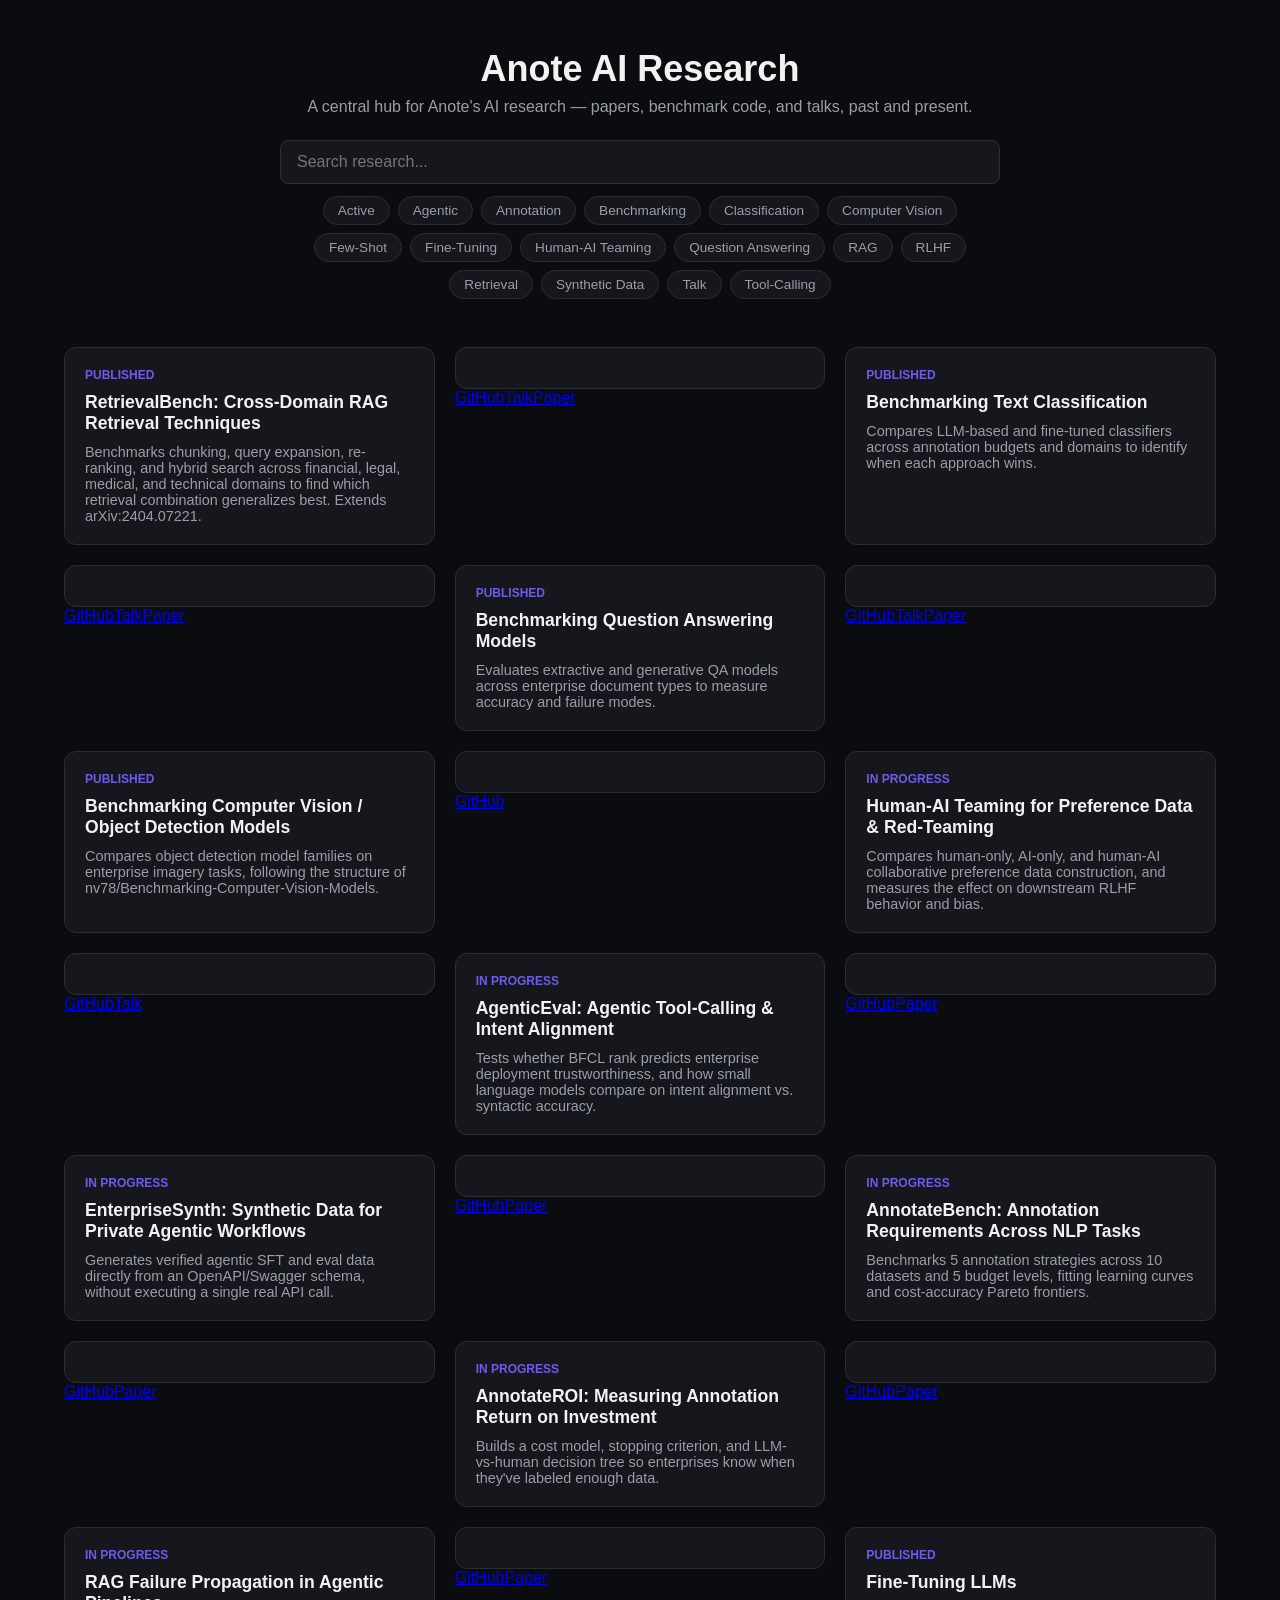
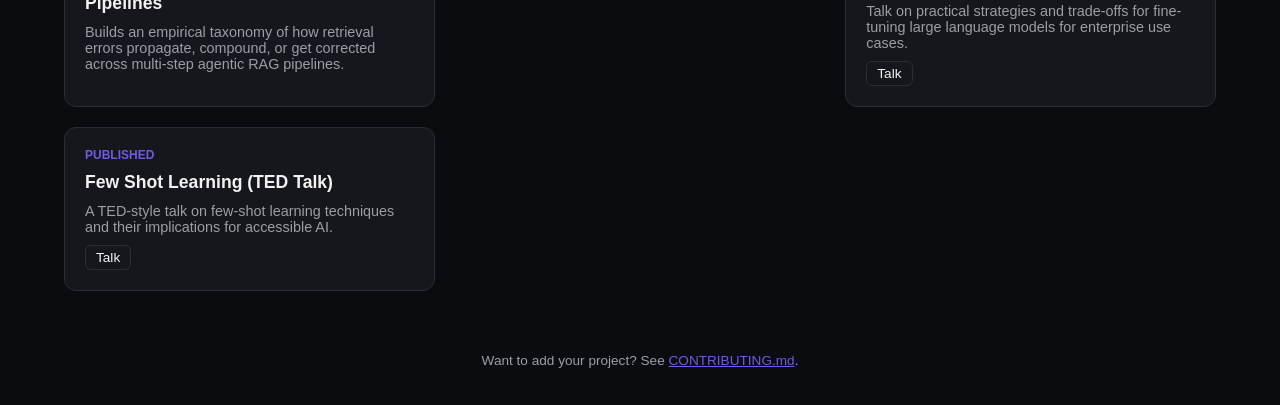
<file: site/index.html>
<!DOCTYPE html>
<html lang="en">
<head>
  <meta charset="UTF-8" />
  <meta name="viewport" content="width=device-width, initial-scale=1.0" />
  <title>Anote AI Research Hub</title>
  <link rel="stylesheet" href="style.css" />
</head>
<body>
  <header class="hub-header">
    <h1>Anote AI Research</h1>
    <p>A central hub for Anote's AI research — papers, benchmark code, and talks, past and present.</p>
    <div class="controls">
      <input id="search" type="search" placeholder="Search research..." aria-label="Search research" />
      <div id="tags" class="tags"></div>
    </div>
  </header>

  <main id="grid" class="grid"></main>
  <p id="empty-state" class="empty-state" hidden>No research matches your search/filter.</p>

  <footer>
    <p>Want to add your project? See <a href="https://github.com/anote-ai/Research/blob/main/CONTRIBUTING.md">CONTRIBUTING.md</a>.</p>
  </footer>

  <script src="app.js"></script>
</body>
</html>
</file>
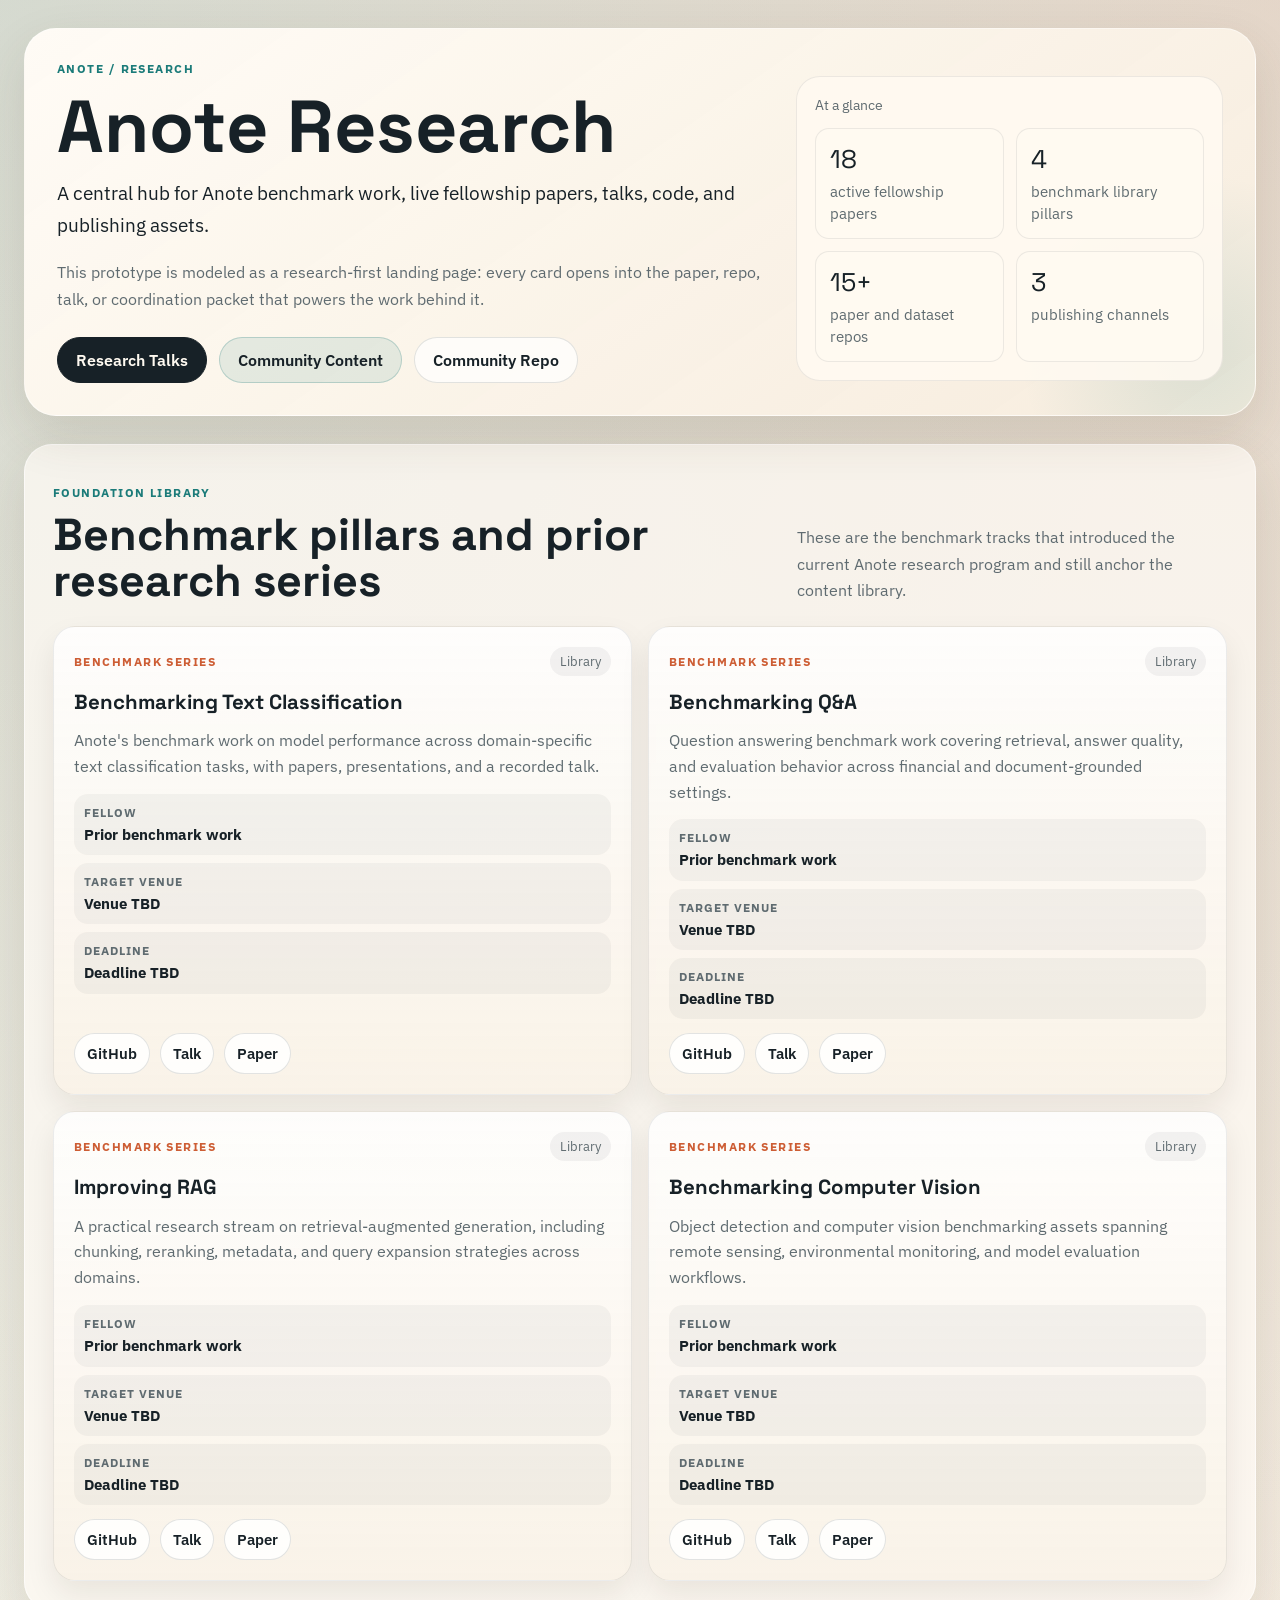
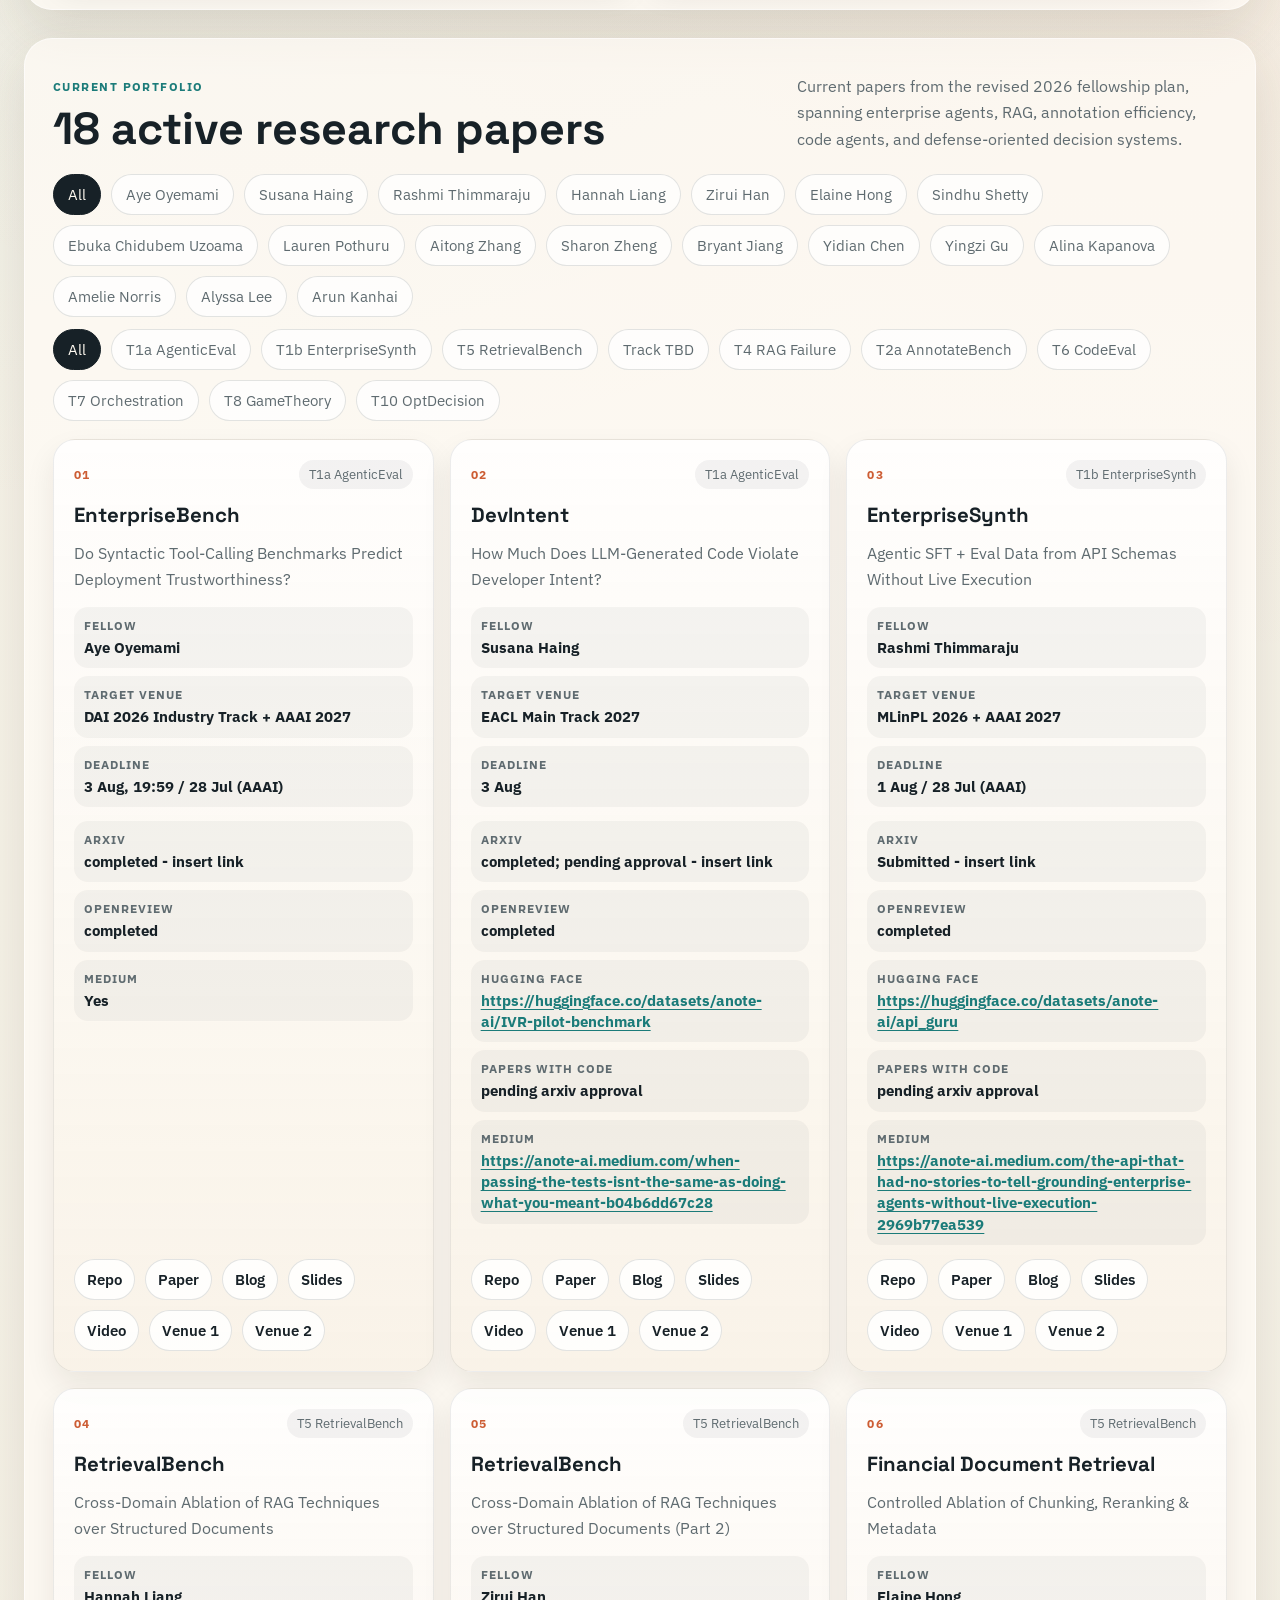
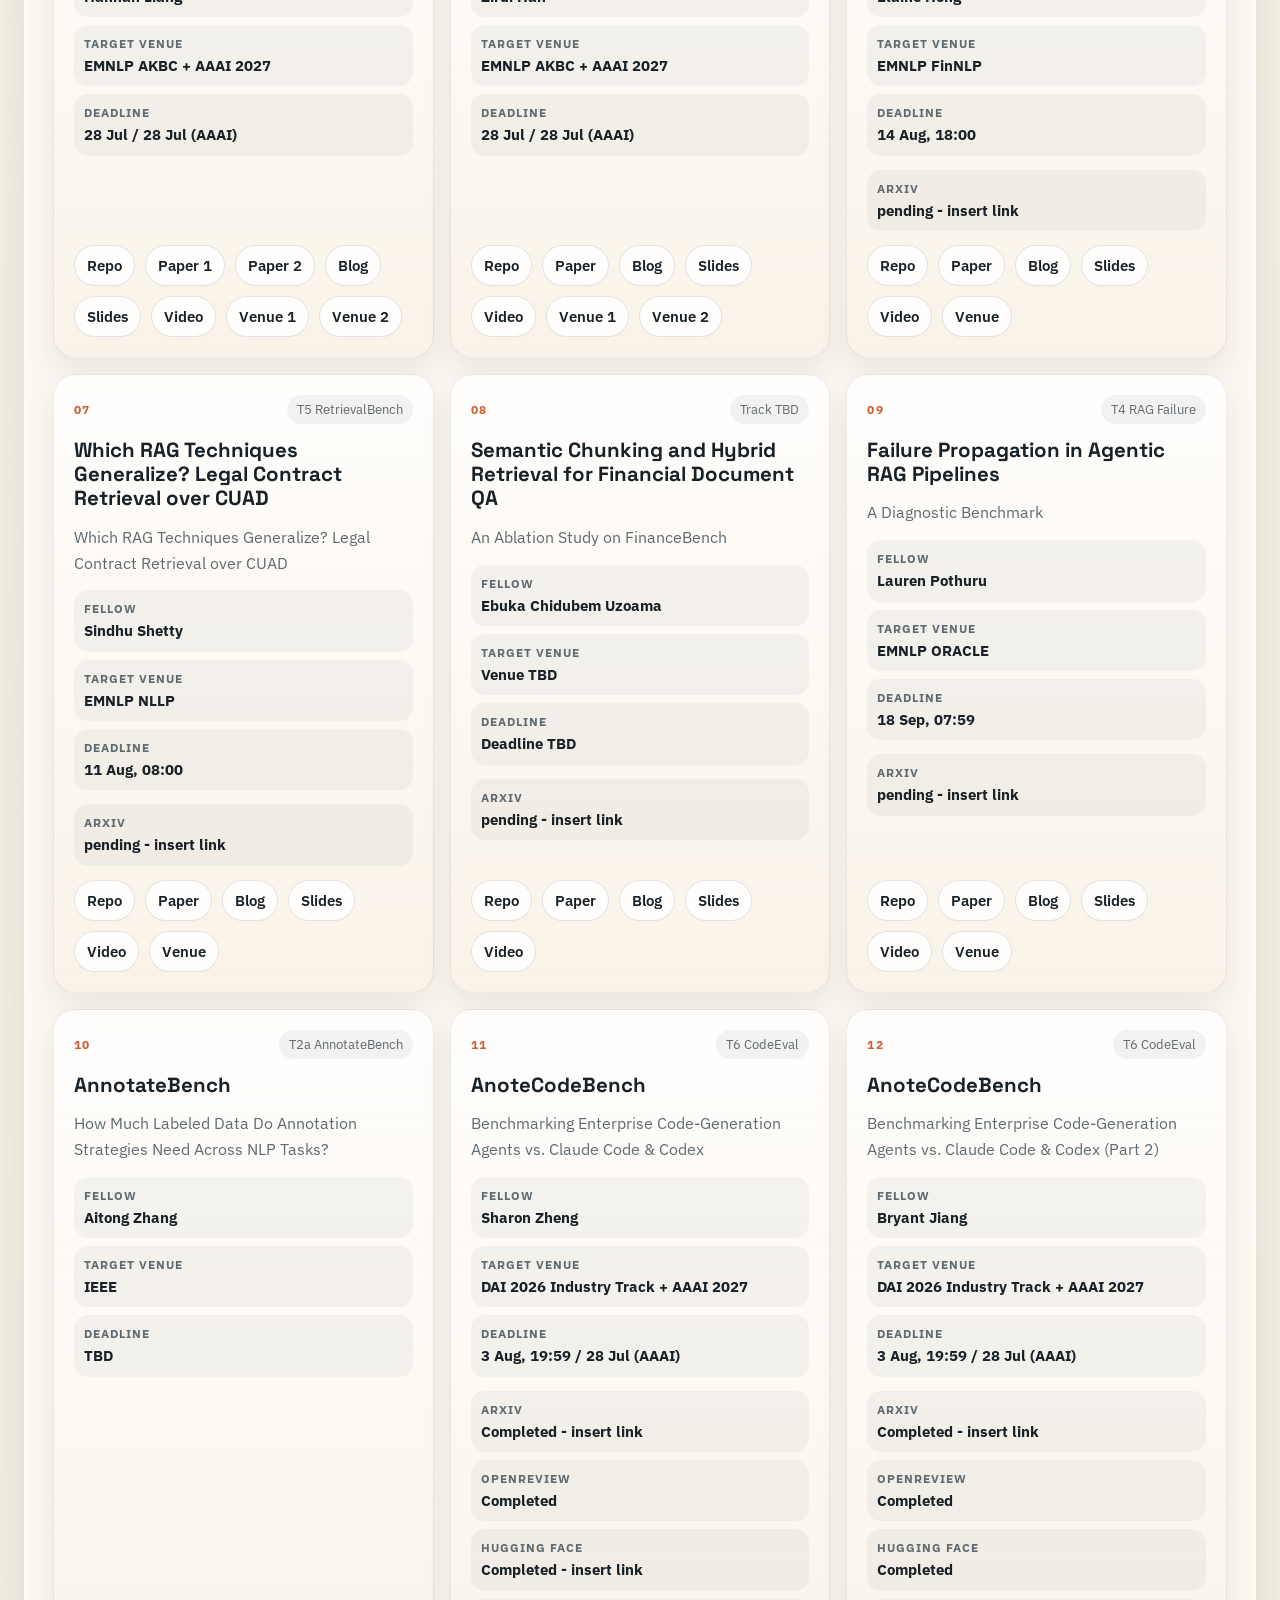
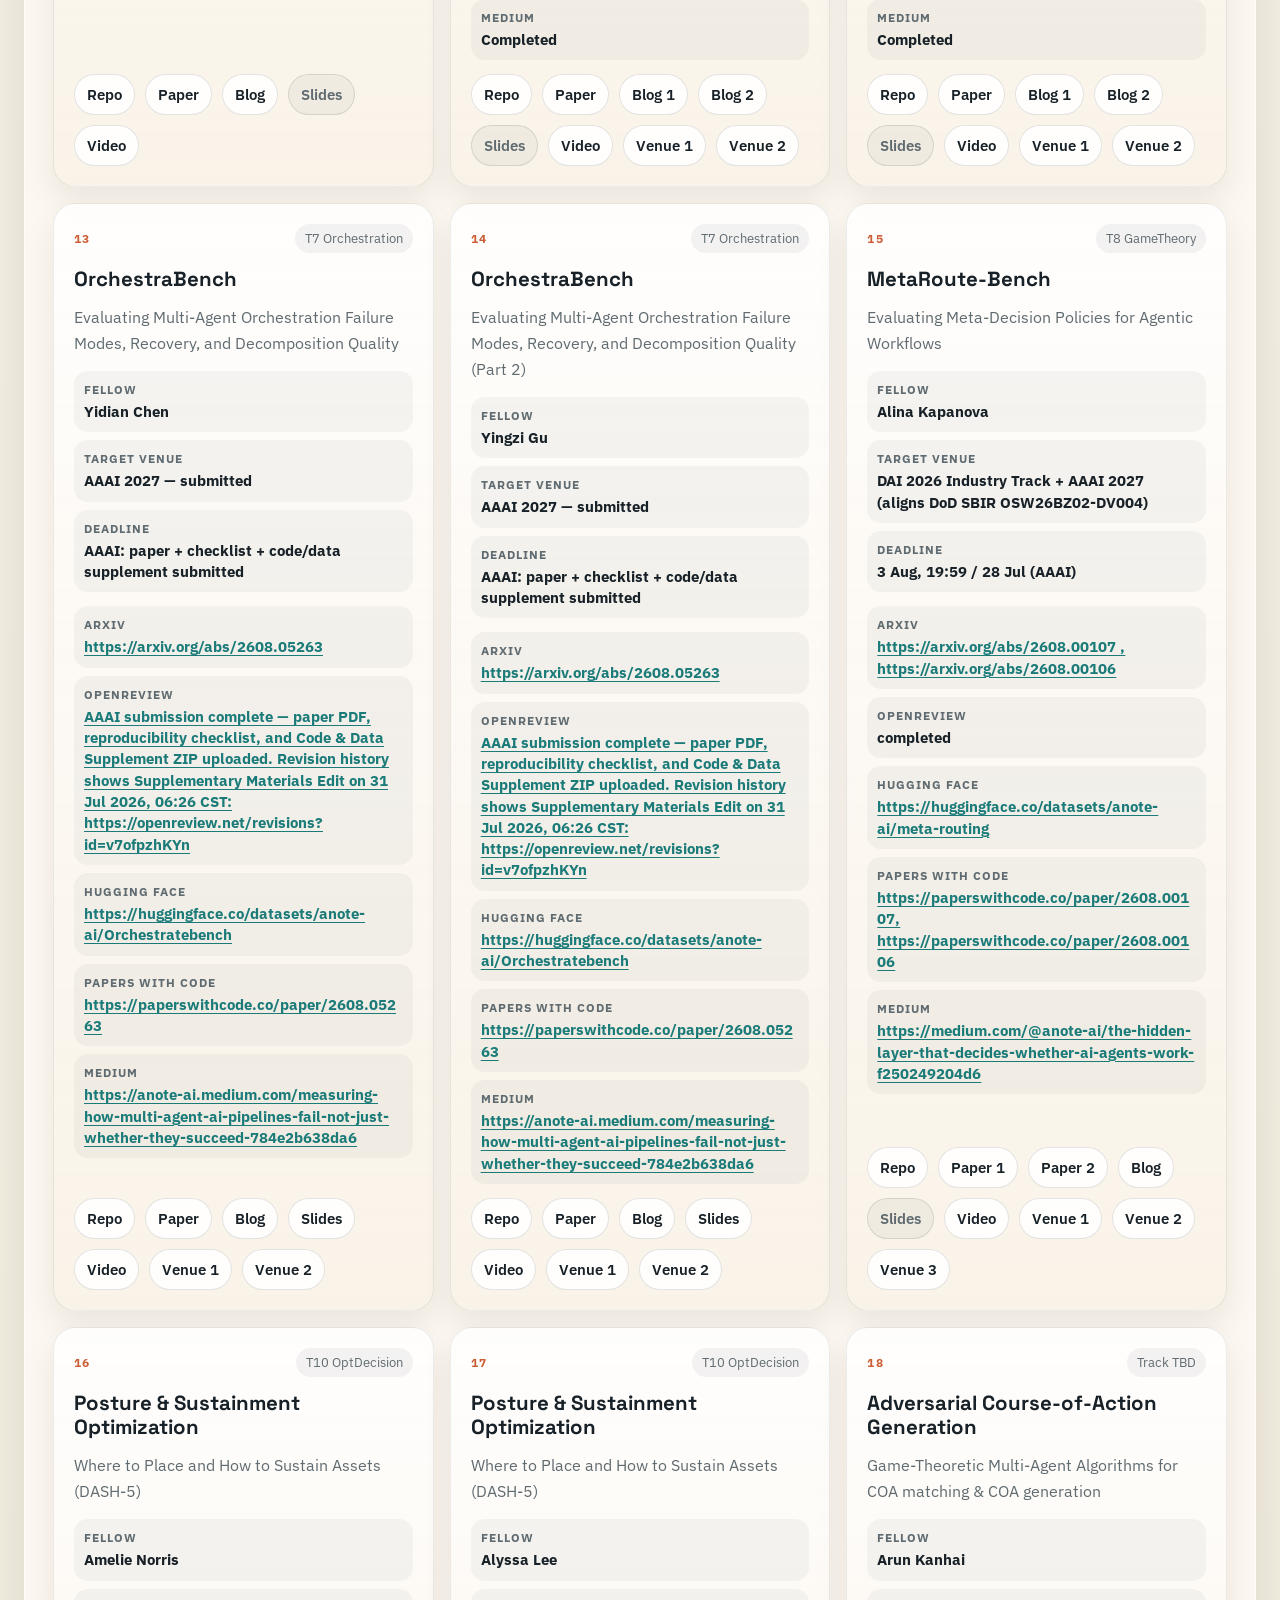
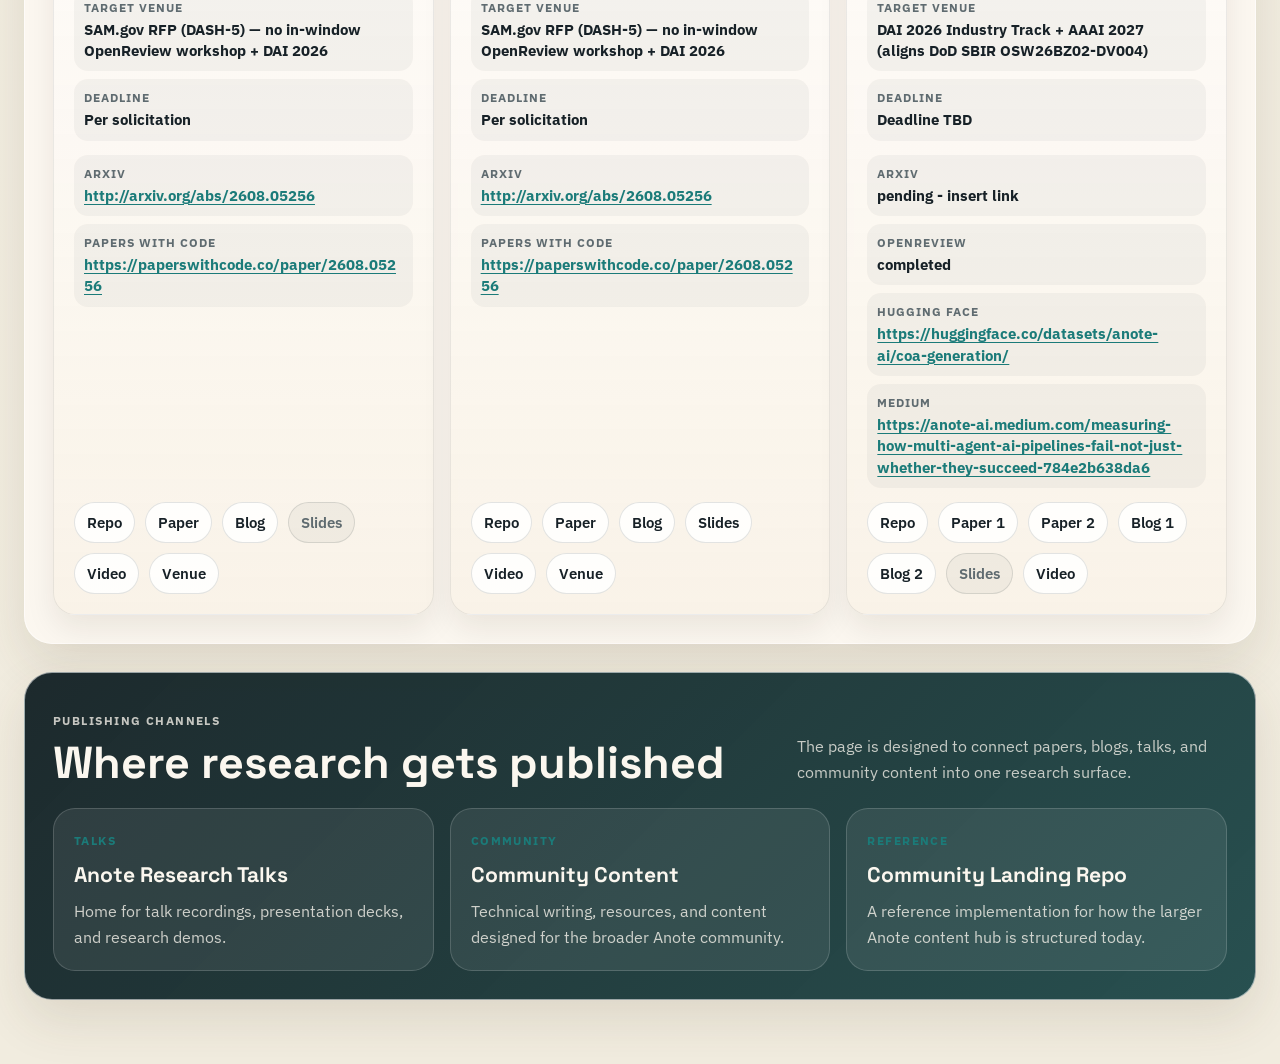
<file: researchops/research-page/index.html>
<!DOCTYPE html>
<html lang="en">
  <head>
    <meta charset="UTF-8" />
    <meta name="viewport" content="width=device-width, initial-scale=1.0" />
    <title>Anote Research</title>
    <link rel="preconnect" href="https://fonts.googleapis.com" />
    <link rel="preconnect" href="https://fonts.gstatic.com" crossorigin />
    <link
      href="https://fonts.googleapis.com/css2?family=IBM+Plex+Sans:wght@400;500;600;700&family=Space+Grotesk:wght@500;700&display=swap"
      rel="stylesheet"
    />
    <link rel="stylesheet" href="./styles.css" />
  </head>
  <body>
    <div class="page-shell">
      <header class="hero">
        <div class="hero__eyebrow">Anote / research</div>
        <div class="hero__content">
          <div class="hero__copy">
            <h1>Anote Research</h1>
            <p class="hero__lede">
              A central hub for Anote benchmark work, live fellowship papers,
              talks, code, and publishing assets.
            </p>
            <p class="hero__subcopy">
              This prototype is modeled as a research-first landing page: every
              card opens into the paper, repo, talk, or coordination packet that
              powers the work behind it.
            </p>
            <div class="hero__actions">
              <a class="button button--primary" href="https://anote.ai/researchTalks" target="_blank" rel="noreferrer">Research Talks</a>
              <a class="button button--secondary" href="https://community.anote.ai/community/content" target="_blank" rel="noreferrer">Community Content</a>
              <a class="button button--ghost" href="https://github.com/anote-ai/Community" target="_blank" rel="noreferrer">Community Repo</a>
            </div>
          </div>
          <aside class="hero__panel">
            <div class="hero__panel-label">At a glance</div>
            <div class="stat-grid" id="stat-grid"></div>
          </aside>
        </div>
      </header>

      <main>
        <section class="section">
          <div class="section__heading">
            <div>
              <p class="section__eyebrow">Foundation Library</p>
              <h2>Benchmark pillars and prior research series</h2>
            </div>
            <p class="section__intro">
              These are the benchmark tracks that introduced the current Anote
              research program and still anchor the content library.
            </p>
          </div>
          <div class="card-grid card-grid--featured" id="featured-projects"></div>
        </section>

        <section class="section">
          <div class="section__heading">
            <div>
              <p class="section__eyebrow">Current Portfolio</p>
              <h2>18 active research papers</h2>
            </div>
            <p class="section__intro">
              Current papers from the revised 2026 fellowship plan, spanning
              enterprise agents, RAG, annotation efficiency, code agents, and
              defense-oriented decision systems.
            </p>
          </div>
          <div class="toolbar">
            <div class="filter-group" id="owner-filters"></div>
            <div class="filter-group" id="track-filters"></div>
          </div>
          <div class="card-grid" id="active-projects"></div>
        </section>

        <section class="section section--channels">
          <div class="section__heading">
            <div>
              <p class="section__eyebrow">Publishing Channels</p>
              <h2>Where research gets published</h2>
            </div>
            <p class="section__intro">
              The page is designed to connect papers, blogs, talks, and
              community content into one research surface.
            </p>
          </div>
          <div class="channel-grid">
            <a class="channel-card" href="https://anote.ai/researchTalks" target="_blank" rel="noreferrer">
              <span class="channel-card__label">Talks</span>
              <h3>Anote Research Talks</h3>
              <p>Home for talk recordings, presentation decks, and research demos.</p>
            </a>
            <a class="channel-card" href="https://community.anote.ai/community/content" target="_blank" rel="noreferrer">
              <span class="channel-card__label">Community</span>
              <h3>Community Content</h3>
              <p>Technical writing, resources, and content designed for the broader Anote community.</p>
            </a>
            <a class="channel-card" href="https://github.com/anote-ai/Community" target="_blank" rel="noreferrer">
              <span class="channel-card__label">Reference</span>
              <h3>Community Landing Repo</h3>
              <p>A reference implementation for how the larger Anote content hub is structured today.</p>
            </a>
          </div>
        </section>
      </main>
    </div>

    <script src="./app.js"></script>
  </body>
</html>
</file>
<file: site/style.css>
:root {
  --bg: #0b0c10;
  --card-bg: #15171c;
  --border: #2a2d35;
  --text: #f2f2f2;
  --muted: #9a9ea7;
  --accent: #6c5ce7;
}

* {
  box-sizing: border-box;
}

body {
  margin: 0;
  font-family: -apple-system, BlinkMacSystemFont, "Segoe UI", Roboto, sans-serif;
  background: var(--bg);
  color: var(--text);
}

.hub-header {
  padding: 48px 24px 24px;
  text-align: center;
}

.hub-header h1 {
  margin: 0 0 8px;
  font-size: 2.25rem;
}

.hub-header p {
  margin: 0 0 24px;
  color: var(--muted);
}

.controls {
  max-width: 720px;
  margin: 0 auto;
}

#search {
  width: 100%;
  padding: 12px 16px;
  border-radius: 8px;
  border: 1px solid var(--border);
  background: var(--card-bg);
  color: var(--text);
  font-size: 1rem;
}

.tags {
  margin-top: 12px;
  display: flex;
  gap: 8px;
  flex-wrap: wrap;
  justify-content: center;
}

.tag-chip {
  padding: 6px 14px;
  border-radius: 999px;
  border: 1px solid var(--border);
  background: var(--card-bg);
  color: var(--muted);
  font-size: 0.85rem;
  cursor: pointer;
  user-select: none;
}

.tag-chip.active {
  background: var(--accent);
  color: white;
  border-color: var(--accent);
}

.grid {
  max-width: 1200px;
  margin: 0 auto;
  padding: 24px;
  display: grid;
  grid-template-columns: repeat(auto-fill, minmax(280px, 1fr));
  gap: 20px;
}

.card {
  background: var(--card-bg);
  border: 1px solid var(--border);
  border-radius: 12px;
  padding: 20px;
  display: flex;
  flex-direction: column;
  gap: 10px;
  text-decoration: none;
  color: var(--text);
  transition: transform 0.15s ease, border-color 0.15s ease;
}

.card:hover {
  transform: translateY(-2px);
  border-color: var(--accent);
}

.card h2 {
  margin: 0;
  font-size: 1.1rem;
}

.card p {
  margin: 0;
  color: var(--muted);
  font-size: 0.9rem;
  flex-grow: 1;
}

.card .status {
  font-size: 0.75rem;
  color: var(--accent);
  font-weight: 600;
  text-transform: uppercase;
}

.card .links {
  display: flex;
  gap: 10px;
  flex-wrap: wrap;
  font-size: 0.85rem;
}

.card .links a {
  color: var(--text);
  text-decoration: none;
  border: 1px solid var(--border);
  border-radius: 6px;
  padding: 4px 10px;
}

.card .links a:hover {
  border-color: var(--accent);
}

.empty-state {
  text-align: center;
  color: var(--muted);
  padding: 40px;
}

footer {
  text-align: center;
  padding: 24px;
  color: var(--muted);
  font-size: 0.85rem;
}

footer a {
  color: var(--accent);
}
</file>
<file: researchops/research-page/styles.css>
:root {
  --bg: #f5f1e7;
  --panel: rgba(255, 251, 245, 0.92);
  --panel-strong: #fffaf1;
  --text: #172127;
  --muted: #5f6b70;
  --line: rgba(23, 33, 39, 0.12);
  --accent: #cd5d34;
  --accent-soft: rgba(205, 93, 52, 0.12);
  --teal: #1b7b79;
  --teal-soft: rgba(27, 123, 121, 0.12);
  --shadow: 0 20px 50px rgba(73, 58, 36, 0.12);
  --radius-xl: 28px;
  --radius-lg: 20px;
  --radius-md: 14px;
}

* {
  box-sizing: border-box;
}

html {
  scroll-behavior: smooth;
}

body {
  margin: 0;
  min-height: 100vh;
  font-family: "IBM Plex Sans", sans-serif;
  color: var(--text);
  background:
    radial-gradient(circle at top left, rgba(27, 123, 121, 0.14), transparent 28%),
    radial-gradient(circle at top right, rgba(205, 93, 52, 0.16), transparent 30%),
    linear-gradient(180deg, #f7f4eb 0%, #f1ecdf 100%);
}

a {
  color: inherit;
  text-decoration: none;
}

.page-shell {
  width: min(1240px, calc(100vw - 48px));
  margin: 0 auto;
  padding: 28px 0 64px;
}

.hero {
  position: relative;
  overflow: hidden;
  background:
    linear-gradient(145deg, rgba(255, 251, 245, 0.96), rgba(246, 236, 220, 0.92)),
    var(--panel);
  border: 1px solid rgba(255, 255, 255, 0.55);
  border-radius: 32px;
  box-shadow: var(--shadow);
  padding: 32px;
}

.hero::after {
  content: "";
  position: absolute;
  inset: auto -10% -30% auto;
  width: 360px;
  height: 360px;
  border-radius: 50%;
  background: radial-gradient(circle, rgba(27, 123, 121, 0.12) 0%, transparent 70%);
}

.hero__eyebrow,
.section__eyebrow,
.channel-card__label,
.project-card__meta {
  letter-spacing: 0.12em;
  text-transform: uppercase;
  font-size: 0.75rem;
  font-weight: 700;
}

.hero__eyebrow,
.section__eyebrow,
.channel-card__label {
  color: var(--teal);
}

.hero__content {
  display: grid;
  grid-template-columns: minmax(0, 1.5fr) minmax(320px, 0.9fr);
  gap: 28px;
  align-items: start;
  position: relative;
  z-index: 1;
}

.hero h1,
.section h2,
.project-card h3,
.channel-card h3,
.stat-card__value {
  font-family: "Space Grotesk", sans-serif;
}

.hero h1 {
  margin: 16px 0 14px;
  font-size: clamp(2.6rem, 6vw, 4.6rem);
  line-height: 0.96;
}

.hero__lede {
  margin: 0;
  max-width: 760px;
  font-size: 1.18rem;
  line-height: 1.7;
}

.hero__subcopy {
  max-width: 720px;
  margin: 18px 0 0;
  color: var(--muted);
  line-height: 1.7;
}

.hero__actions {
  display: flex;
  flex-wrap: wrap;
  gap: 12px;
  margin-top: 24px;
}

.button {
  display: inline-flex;
  align-items: center;
  justify-content: center;
  min-height: 46px;
  padding: 0 18px;
  border-radius: 999px;
  border: 1px solid var(--line);
  font-weight: 600;
  transition: transform 180ms ease, background-color 180ms ease, border-color 180ms ease;
}

.button:hover {
  transform: translateY(-1px);
}

.button--primary {
  background: var(--text);
  color: #fffaf1;
  border-color: var(--text);
}

.button--secondary {
  background: rgba(27, 123, 121, 0.1);
  border-color: rgba(27, 123, 121, 0.24);
}

.button--ghost {
  background: rgba(255, 255, 255, 0.72);
}

.hero__panel {
  background: rgba(255, 250, 241, 0.9);
  border: 1px solid rgba(23, 33, 39, 0.08);
  border-radius: 24px;
  padding: 18px;
}

.hero__panel-label {
  color: var(--muted);
  font-size: 0.9rem;
  margin-bottom: 14px;
}

.stat-grid {
  display: grid;
  grid-template-columns: repeat(2, minmax(0, 1fr));
  gap: 12px;
}

.stat-card {
  background: var(--panel-strong);
  border: 1px solid rgba(23, 33, 39, 0.08);
  border-radius: var(--radius-md);
  padding: 14px;
}

.stat-card__value {
  display: block;
  font-size: 1.6rem;
  margin-bottom: 6px;
}

.stat-card__label {
  color: var(--muted);
  font-size: 0.92rem;
  line-height: 1.4;
}

.section {
  margin-top: 28px;
  background: rgba(255, 251, 245, 0.72);
  border: 1px solid rgba(255, 255, 255, 0.55);
  border-radius: 28px;
  box-shadow: var(--shadow);
  padding: 28px;
}

.section__heading {
  display: flex;
  justify-content: space-between;
  gap: 24px;
  align-items: end;
  margin-bottom: 22px;
}

.section h2 {
  margin: 10px 0 0;
  font-size: clamp(1.8rem, 4vw, 2.8rem);
  line-height: 1.02;
}

.section__intro {
  max-width: 430px;
  color: var(--muted);
  line-height: 1.65;
  margin: 0;
}

.toolbar {
  display: flex;
  flex-wrap: wrap;
  gap: 12px;
  justify-content: space-between;
  margin-bottom: 18px;
}

.filter-group {
  display: flex;
  flex-wrap: wrap;
  gap: 10px;
}

.filter-chip {
  border: 1px solid rgba(23, 33, 39, 0.12);
  border-radius: 999px;
  background: rgba(255, 255, 255, 0.74);
  color: var(--muted);
  padding: 10px 14px;
  font: inherit;
  font-size: 0.92rem;
  cursor: pointer;
  transition: background-color 180ms ease, border-color 180ms ease, color 180ms ease;
}

.filter-chip.is-active {
  background: var(--text);
  border-color: var(--text);
  color: #fffaf1;
}

.card-grid {
  display: grid;
  grid-template-columns: repeat(3, minmax(0, 1fr));
  gap: 16px;
}

.card-grid--featured {
  grid-template-columns: repeat(2, minmax(0, 1fr));
}

.project-card {
  display: flex;
  flex-direction: column;
  gap: 14px;
  min-height: 100%;
  padding: 20px;
  border-radius: 22px;
  border: 1px solid rgba(23, 33, 39, 0.08);
  background:
    linear-gradient(180deg, rgba(255, 255, 255, 0.82), rgba(249, 242, 231, 0.96));
  box-shadow: 0 14px 30px rgba(39, 28, 8, 0.08);
  transition: transform 180ms ease, border-color 180ms ease, box-shadow 180ms ease;
}

.project-card:hover {
  transform: translateY(-3px);
  border-color: rgba(27, 123, 121, 0.22);
  box-shadow: 0 18px 34px rgba(39, 28, 8, 0.12);
}

.project-card__topline {
  display: flex;
  justify-content: space-between;
  gap: 14px;
  align-items: center;
}

.project-card__meta {
  color: var(--accent);
}

.project-card__track {
  font-size: 0.82rem;
  color: var(--muted);
  padding: 6px 10px;
  border-radius: 999px;
  background: rgba(23, 33, 39, 0.05);
}

.project-card h3 {
  margin: 0;
  font-size: 1.28rem;
  line-height: 1.18;
}

.project-card p {
  margin: 0;
  color: var(--muted);
  line-height: 1.62;
}

.project-card__details,
.project-card__status-list {
  display: grid;
  gap: 8px;
}

.project-card__details div,
.status-row {
  display: grid;
  gap: 4px;
  padding: 10px;
  border-radius: var(--radius-md);
  background: rgba(23, 33, 39, 0.04);
}

.project-card__details span,
.status-row span {
  color: var(--muted);
  font-size: 0.78rem;
  font-weight: 700;
  letter-spacing: 0.08em;
  text-transform: uppercase;
}

.project-card__details strong,
.status-row strong {
  font-size: 0.92rem;
  line-height: 1.45;
  overflow-wrap: anywhere;
}

.status-row a {
  color: var(--teal);
  text-decoration: underline;
  text-decoration-thickness: 1px;
  text-underline-offset: 3px;
}

.project-card__owner {
  display: flex;
  flex-wrap: wrap;
  gap: 8px;
  font-size: 0.92rem;
}

.pill {
  display: inline-flex;
  align-items: center;
  gap: 6px;
  border-radius: 999px;
  padding: 7px 10px;
  background: var(--accent-soft);
  color: var(--text);
}

.pill--teal {
  background: var(--teal-soft);
}

.project-card__links {
  display: flex;
  flex-wrap: wrap;
  gap: 10px;
  margin-top: auto;
}

.link-chip {
  display: inline-flex;
  align-items: center;
  gap: 8px;
  padding: 10px 12px;
  border-radius: 999px;
  border: 1px solid rgba(23, 33, 39, 0.12);
  background: rgba(255, 255, 255, 0.86);
  font-size: 0.92rem;
  font-weight: 600;
}

.link-chip--muted {
  color: var(--muted);
  background: rgba(23, 33, 39, 0.04);
}

.section--channels {
  background:
    linear-gradient(135deg, rgba(24, 37, 40, 0.98), rgba(31, 73, 74, 0.96));
  color: #fbf7ef;
}

.section--channels .section__intro,
.section--channels .section__eyebrow {
  color: rgba(251, 247, 239, 0.76);
}

.channel-grid {
  display: grid;
  grid-template-columns: repeat(3, minmax(0, 1fr));
  gap: 16px;
}

.channel-card {
  background: rgba(255, 255, 255, 0.08);
  border: 1px solid rgba(255, 255, 255, 0.16);
  border-radius: 22px;
  padding: 20px;
  transition: transform 180ms ease, background-color 180ms ease;
}

.channel-card:hover {
  transform: translateY(-3px);
  background: rgba(255, 255, 255, 0.12);
}

.channel-card h3 {
  margin: 12px 0 10px;
  font-size: 1.32rem;
}

.channel-card p {
  margin: 0;
  color: rgba(251, 247, 239, 0.78);
  line-height: 1.65;
}

@media (max-width: 1100px) {
  .hero__content,
  .section__heading {
    grid-template-columns: 1fr;
    display: grid;
  }

  .section__heading {
    align-items: start;
  }

  .section__intro {
    max-width: none;
  }

  .card-grid,
  .card-grid--featured,
  .channel-grid {
    grid-template-columns: repeat(2, minmax(0, 1fr));
  }
}

@media (max-width: 760px) {
  .page-shell {
    width: min(100vw - 24px, 1240px);
    padding-top: 12px;
  }

  .hero,
  .section {
    padding: 20px;
    border-radius: 24px;
  }

  .stat-grid,
  .card-grid,
  .card-grid--featured,
  .channel-grid {
    grid-template-columns: 1fr;
  }

  .project-card__topline {
    flex-direction: column;
    align-items: start;
  }

  .hero__actions,
  .project-card__links {
    flex-direction: column;
  }

  .button,
  .link-chip {
    width: 100%;
    justify-content: center;
  }
}
</file>
